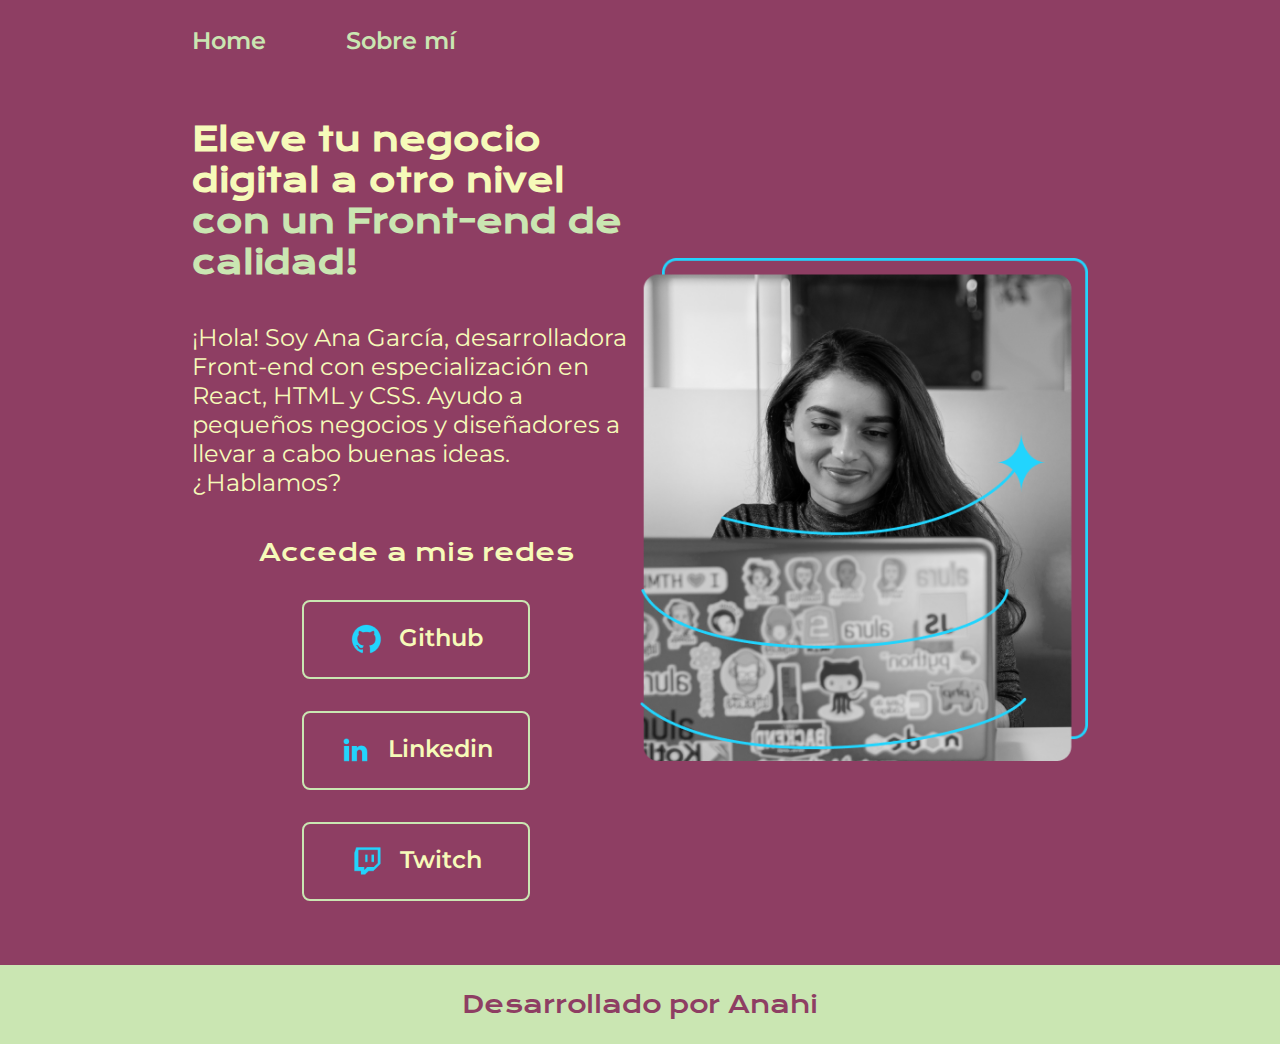
<file: index.html>
<!DOCTYPE html>
<html lang="es-mx">
<head>
    <meta charset="UTF-8"> 
    <meta http-equiv="X-UA-Compatible" content="IE=edge">
    <meta name="viewport" content="width=device-width, initial-scale=1.0">
    <title>Portafolio</title>
    <link rel="stylesheet" href="styles/style.css">

</head>
<body>
    <header class="header">
        <nav class="header__menu">
            <a class="header__menu__link" href="index.html">Home</a>
            <a class="header__menu__link" href="about.html">Sobre mí</a>
        </nav>
    </header>
    <main class="presentacion">
        <section class="presentacion__contenido">
            <h1 class="presentacion__contenido__titulo">
                Eleve tu negocio digital a otro nivel 
                <strong class="titulo-destaque">con un Front-end de calidad!
                </strong></h1>
                <p class="presentacion__contenido__texto">¡Hola! Soy Ana García, desarrolladora Front-end con
                    especialización en React, HTML y CSS. Ayudo a pequeños
                    negocios y diseñadores a llevar a cabo buenas ideas.
                    ¿Hablamos?

                </p>
                <div class="presentacion__enlaces">
                    <h2 class="presentacion__enlaces__subtitulo">Accede a mis redes</h2>
                    <a class="presentacion__enlaces__link" href="https://github.com/">
                        <img src="./assets/github.png">
                        Github
                    </a>
                    <a class="presentacion__enlaces__link" href="https://linkedin.com/in/">
                        <img src="./assets/linkedin.png">
                        Linkedin
                    </a>
                    <a class="presentacion__enlaces__link" href="https://twitch.tv/">
                        <img src="./assets/twitch.png">
                        Twitch
                    </a>
                </div>
               
        </section>
            <img class="presentacion__imagen" src="./assets/Imagem.png" alt="Foto de Ana García desarrolando un proyecto">
    </main>
    <footer class="footer">
        <p>Desarrollado por Anahi</p>
    </footer>
</body>
</html>
</file>
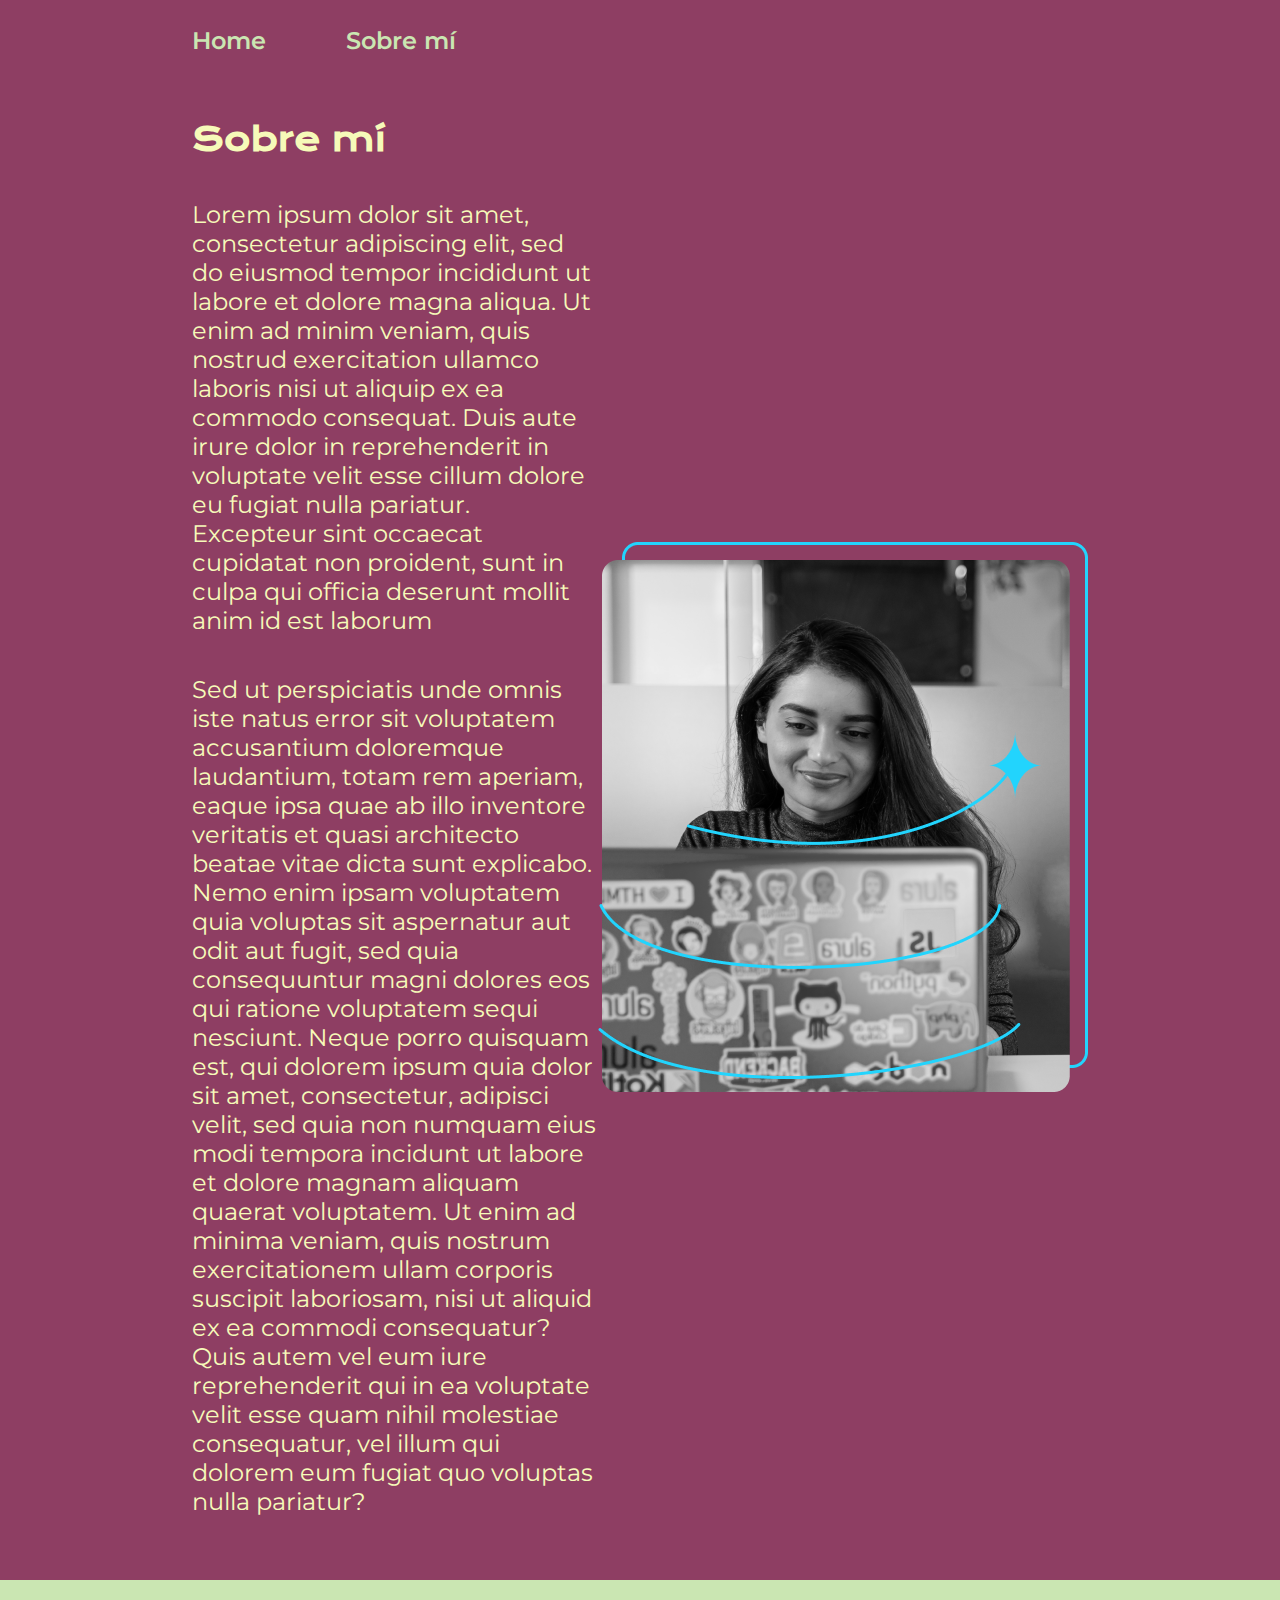
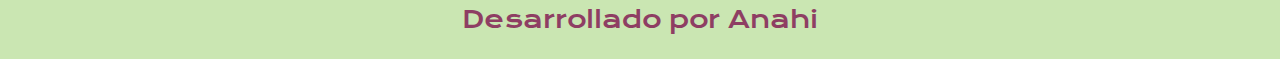
<file: about.html>
<!DOCTYPE html>
<html lang="es-mx">
<head>
    <meta charset="UTF-8">
    <meta name="viewport" content="width=device-width, initial-scale=1.0">
    <title>Sobre mí</title>
    <link rel="stylesheet" href="./styles/style.css">
</head>
<body>
    <header class="header">
        <nav class="header__menu">
            <a class="header__menu__link" href="index.html">Home</a>
            <a class="header__menu__link" href="about.html">Sobre mí</a>
        </nav>
    </header>
    <main class="presentacion">

        <section class="presentacion__contenido">
            <h1 class="presentacion__contenido__titulo"> Sobre mí</h1>
            <p class="presentacion__contenido__texto"> Lorem ipsum dolor sit amet, consectetur adipiscing elit, sed do eiusmod tempor incididunt ut labore et dolore magna aliqua.
                Ut enim ad minim veniam, quis nostrud exercitation ullamco laboris nisi ut aliquip ex ea commodo consequat. Duis aute irure
                dolor in reprehenderit in voluptate velit esse cillum dolore eu fugiat nulla pariatur. 
                Excepteur sint occaecat cupidatat non proident, sunt in culpa qui officia deserunt mollit anim id est laborum</p>
            <p class="presentacion__contenido__texto">Sed ut perspiciatis unde omnis iste natus error sit voluptatem accusantium doloremque laudantium, totam rem aperiam, eaque ipsa
                quae ab illo inventore veritatis et quasi architecto beatae vitae dicta sunt explicabo. Nemo enim ipsam voluptatem quia voluptas 
                sit aspernatur aut odit aut fugit, sed quia consequuntur magni dolores eos qui ratione voluptatem sequi nesciunt. Neque porro quisquam 
                est, qui dolorem ipsum quia dolor sit amet, consectetur, adipisci velit, sed quia non numquam eius modi tempora incidunt ut labore et 
                dolore magnam aliquam quaerat voluptatem. Ut enim ad minima veniam, quis nostrum exercitationem ullam corporis suscipit laboriosam, nisi 
                ut aliquid ex ea commodi consequatur? Quis autem vel eum iure reprehenderit qui in ea voluptate velit esse quam nihil molestiae consequatur, 
                vel illum qui dolorem eum fugiat quo voluptas nulla pariatur?</p>
        </section>
        <img src="assets/Imagem.png" alt="Foto de Ana García desarrolando un proyecto">

    </main>

    <footer class="footer">
        <p> Desarrollado por Anahi</p>

    </footer>
    
</body>
</html>
</file>
<file: styles/style.css>
@import url('https://fonts.googleapis.com/css2?family=Krona+One&family=Montserrat:wght@400;600&display=swap');



 /*Variables*/
    /* para mandarlas a llamar es var(--color-primario)*/
:root{
     --color-primaria:#8E3E63;
     --color-secundaria: #F6FAB9;
     --color-terciaria: #CAE6B2;
     --color-hover:#D2649A;
     --fuente-montserrat: 'Montserrat', sans-serif;
    --fuente-krona: 'Krona One', sans-serif;
}

* {
    padding: 0;
    margin:0;
}

body{
    box-sizing: border-box;
    background-color: var(--color-primaria);
    color: var(--color-secundaria);
}

.header{
    padding: 2% 0% 0% 15%;
}

.header__menu{
    display: flex;
    gap: 80px;
}
.header__menu__link{
    font-family: var(--fuente-montserrat);
    font-size: 1.5rem;
    font-weight: 600;
    color: var(--color-terciaria);
    text-decoration: none;

}



.presentacion {
    padding: 5% 15%;
    display: flex;
    align-items: center;
    justify-content: space-between;
}

.presentacion__contenido{
    width: 50%;
    display: flex;
    flex-direction: column;
    gap: 40px;
}


.presentacion__contenido__titulo{
    font-size: 2rem;
    font-family: var(--fuente-krona);
}

.titulo-destaque {
    color: var(--color-terciaria); ;
}

.presentacion__contenido__texto{
    font-size: 1.5rem;
    font-family: var(--fuente-montserrat);
}

.presentacion__enlaces{
    display: flex;
    flex-direction: column;
    justify-content: space-between;
    align-items: center;
    gap: 32px;
}

.presentacion__enlaces__subtitulo{
    font-family: var(--fuente-krona);
    font-weight: 400;
    font-size: 1.5rem;
}
.presentacion__enlaces__link{
      display: flex;
      justify-content: center;
      gap: 16px;
      border: 2px solid var(--color-terciaria);
      width: 50%;
      text-align: center;
      border-radius: 8px;
      font-size: 1.5rem;
      font-weight: 600;
      padding: 21.5px 0;
      text-decoration: none;
      color: var(--color-secundaria);
      font-family: var(--fuente-montserrat);
}

.presentacion__enlaces__link:hover{
    background-color: var(--color-hover);
}

.presentacion__imagen{
    width: 50%;
}

.footer{
    color:var(--color-primaria);
    background-color: var(--color-terciaria);
    padding: 24px;
    text-align: center;
    font-family: var(--fuente-krona);
    font-size: 1.5rem;
    font-weight: 400;
}

@media (max-width: 1200px) {
    
    .header{
         padding: 10%;  
    }
    .header__menu{
        justify-content: center;
    }
    .presentacion{
        flex-direction: column-reverse;
        padding: 5%;
    }
    .presentacion__contenido{
        width: auto;
    }
}
</file>
